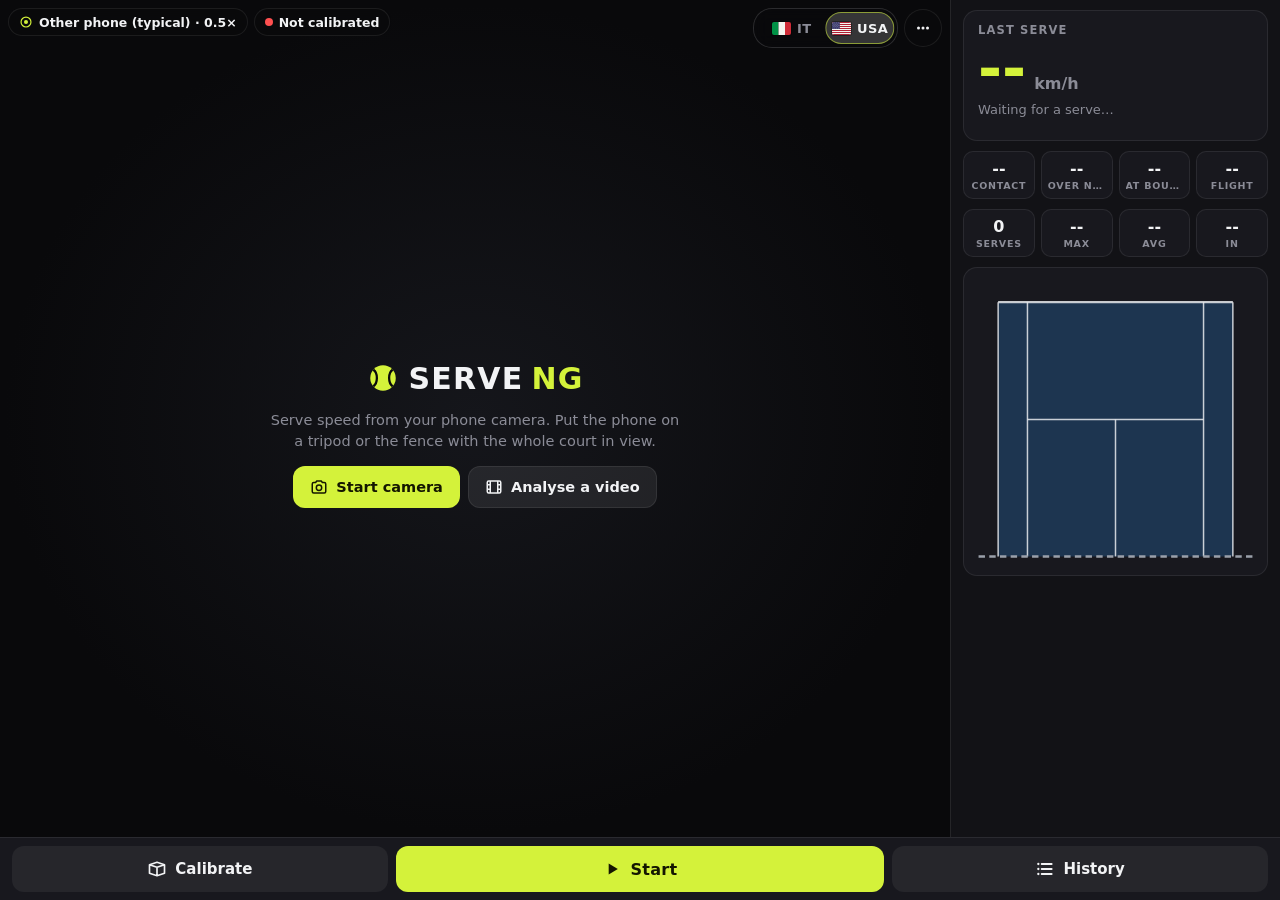
<file: index.html>
<!DOCTYPE html>
<html lang="en">
<head>
  <meta charset="utf-8">
  <meta name="viewport" content="width=device-width, initial-scale=1, maximum-scale=1, user-scalable=no, viewport-fit=cover">
  <title>SERVE-NG</title>
  <meta name="description" content="SERVE-NG — tennis serve speed from your phone camera: court calibration, ball tracking and 3D flight fitting.">
  <meta name="theme-color" content="#09090b">
  <meta name="apple-mobile-web-app-capable" content="yes">
  <meta name="mobile-web-app-capable" content="yes">
  <meta name="apple-mobile-web-app-status-bar-style" content="black-translucent">
  <meta name="apple-mobile-web-app-title" content="SERVE-NG">
  <link rel="manifest" href="manifest.webmanifest">
  <link rel="icon" href="icons/icon-192.png">
  <link rel="apple-touch-icon" href="icons/apple-touch-icon.png">
  <link rel="stylesheet" href="css/app.css">
</head>
<body>
<svg width="0" height="0" style="position:absolute" aria-hidden="true">
  <defs>
    <symbol id="i-play" viewBox="0 0 24 24"><path d="M8 5.5v13l11-6.5z" fill="currentColor"/></symbol>
    <symbol id="i-stop" viewBox="0 0 24 24"><rect x="6" y="6" width="12" height="12" rx="2" fill="currentColor"/></symbol>
    <symbol id="i-target" viewBox="0 0 24 24"><path d="M3 7l9-3 9 3-9 3zM3 7v10l9 3 9-3V7M12 10v10" fill="none" stroke="currentColor" stroke-width="2" stroke-linejoin="round"/></symbol>
    <symbol id="i-list" viewBox="0 0 24 24"><path d="M8 6h12M8 12h12M8 18h12" stroke="currentColor" stroke-width="2.2" stroke-linecap="round"/><circle cx="4" cy="6" r="1.4" fill="currentColor"/><circle cx="4" cy="12" r="1.4" fill="currentColor"/><circle cx="4" cy="18" r="1.4" fill="currentColor"/></symbol>
    <symbol id="i-menu" viewBox="0 0 24 24"><circle cx="6" cy="12" r="2" fill="currentColor"/><circle cx="12" cy="12" r="2" fill="currentColor"/><circle cx="18" cy="12" r="2" fill="currentColor"/></symbol>
    <symbol id="i-gear" viewBox="0 0 24 24"><circle cx="12" cy="12" r="3.2" fill="none" stroke="currentColor" stroke-width="2"/><path d="M12 2.5v3M12 18.5v3M2.5 12h3M18.5 12h3M5.3 5.3l2.1 2.1M16.6 16.6l2.1 2.1M5.3 18.7l2.1-2.1M16.6 7.4l2.1-2.1" stroke="currentColor" stroke-width="2" stroke-linecap="round"/></symbol>
    <symbol id="i-camera" viewBox="0 0 24 24"><path d="M3 8a2 2 0 0 1 2-2h2.5l1.5-2h6l1.5 2H19a2 2 0 0 1 2 2v10a2 2 0 0 1-2 2H5a2 2 0 0 1-2-2z" fill="none" stroke="currentColor" stroke-width="2" stroke-linejoin="round"/><circle cx="12" cy="13" r="3.6" fill="none" stroke="currentColor" stroke-width="2"/></symbol>
    <symbol id="i-film" viewBox="0 0 24 24"><rect x="3" y="4" width="18" height="16" rx="2" fill="none" stroke="currentColor" stroke-width="2"/><path d="M7 4v16M17 4v16M3 9h4M3 15h4M17 9h4M17 15h4" stroke="currentColor" stroke-width="2"/></symbol>
    <symbol id="i-info" viewBox="0 0 24 24"><circle cx="12" cy="12" r="9" fill="none" stroke="currentColor" stroke-width="2"/><path d="M12 11v6M12 7.5v.5" stroke="currentColor" stroke-width="2.4" stroke-linecap="round"/></symbol>
    <symbol id="i-check" viewBox="0 0 24 24"><path d="M5 12.5l4.5 4.5L19 7.5" fill="none" stroke="currentColor" stroke-width="2.6" stroke-linecap="round" stroke-linejoin="round"/></symbol>
    <symbol id="i-close" viewBox="0 0 24 24"><path d="M6 6l12 12M18 6L6 18" stroke="currentColor" stroke-width="2.4" stroke-linecap="round"/></symbol>
    <symbol id="i-wand" viewBox="0 0 24 24"><path d="M4 20L15 9M13 7l4 4" stroke="currentColor" stroke-width="2.2" stroke-linecap="round"/><path d="M18 2.5l.8 1.7 1.7.8-1.7.8L18 7.5l-.8-1.7-1.7-.8 1.7-.8zM8 3l.6 1.2 1.2.6-1.2.6L8 6.6l-.6-1.2-1.2-.6 1.2-.6zM20 12l.6 1.2 1.2.6-1.2.6-.6 1.2-.6-1.2-1.2-.6 1.2-.6z" fill="currentColor"/></symbol>
    <symbol id="i-magnet" viewBox="0 0 24 24"><path d="M6 3v9a6 6 0 0 0 12 0V3h-4v9a2 2 0 0 1-4 0V3z" fill="none" stroke="currentColor" stroke-width="2" stroke-linejoin="round"/><path d="M6 7h4M14 7h4" stroke="currentColor" stroke-width="2"/></symbol>
    <symbol id="i-download" viewBox="0 0 24 24"><path d="M12 4v11M7.5 10.5L12 15l4.5-4.5M5 19h14" fill="none" stroke="currentColor" stroke-width="2.2" stroke-linecap="round" stroke-linejoin="round"/></symbol>
    <symbol id="i-trash" viewBox="0 0 24 24"><path d="M4 7h16M9 7V4h6v3M6.5 7l1 13h9l1-13" fill="none" stroke="currentColor" stroke-width="2" stroke-linejoin="round"/></symbol>
    <symbol id="i-chev" viewBox="0 0 24 24"><path d="M9 5l7 7-7 7" fill="none" stroke="currentColor" stroke-width="2.4" stroke-linecap="round" stroke-linejoin="round"/></symbol>
    <symbol id="i-lens" viewBox="0 0 24 24"><circle cx="12" cy="12" r="8.5" fill="none" stroke="currentColor" stroke-width="2"/><circle cx="12" cy="12" r="3.5" fill="currentColor"/></symbol>
    <symbol id="i-flag-it" viewBox="0 0 30 20"><rect width="10" height="20" fill="#009246"/><rect x="10" width="10" height="20" fill="#f4f5f0"/><rect x="20" width="10" height="20" fill="#ce2b37"/></symbol>
    <symbol id="i-flag-us" viewBox="0 0 30 20"><rect width="30" height="20" fill="#f4f5f0"/><path d="M0 0h30v1.54H0zM0 3.08h30v1.54H0zM0 6.15h30v1.54H0zM0 9.23h30v1.54H0zM0 12.31h30v1.54H0zM0 15.38h30v1.54H0zM0 18.46h30V20H0z" fill="#b22234"/><rect width="12" height="10.77" fill="#3c3b6e"/><g fill="#f4f5f0"><circle cx="1.5" cy="1.4" r=".45"/><circle cx="4.5" cy="1.4" r=".45"/><circle cx="7.5" cy="1.4" r=".45"/><circle cx="10.5" cy="1.4" r=".45"/><circle cx="3" cy="3.4" r=".45"/><circle cx="6" cy="3.4" r=".45"/><circle cx="9" cy="3.4" r=".45"/><circle cx="1.5" cy="5.4" r=".45"/><circle cx="4.5" cy="5.4" r=".45"/><circle cx="7.5" cy="5.4" r=".45"/><circle cx="10.5" cy="5.4" r=".45"/><circle cx="3" cy="7.4" r=".45"/><circle cx="6" cy="7.4" r=".45"/><circle cx="9" cy="7.4" r=".45"/><circle cx="1.5" cy="9.4" r=".45"/><circle cx="4.5" cy="9.4" r=".45"/><circle cx="7.5" cy="9.4" r=".45"/><circle cx="10.5" cy="9.4" r=".45"/></g></symbol>
    <symbol id="i-ball" viewBox="0 0 24 24"><circle cx="12" cy="12" r="9" fill="currentColor"/><path d="M5.2 6.2c3.3 2.2 3.3 9.4 0 11.6M18.8 6.2c-3.3 2.2-3.3 9.4 0 11.6" fill="none" stroke="#09090b" stroke-width="1.6"/></symbol>
  </defs>
</svg>

<div id="app">
  <main id="stage" class="idle">
    <video id="video" playsinline muted></video>
    <canvas id="frameView" class="hidden"></canvas>
    <canvas id="overlay"></canvas>

    <div class="hud hud-tl">
      <button class="chip" id="chipLens"><svg><use href="#i-lens"/></svg><span id="lensLabel">--</span></button>
      <span class="chip mono hidden" id="chipFps">-- fps</span>
      <button class="chip" id="chipCal"><span class="dot" id="calDot"></span><span id="calLabel" data-i18n="notCalibrated">Not calibrated</span></button>
      <span class="chip chip-video hidden" id="chipMode">VIDEO</span>
    </div>
    <div class="hud hud-tr">
      <div class="lang-toggle" id="langToggle" role="radiogroup" aria-label="Lingua / Language">
        <span class="lt-knob"></span>
        <button role="radio" data-l="it" aria-label="Italiano"><svg class="flag"><use href="#i-flag-it"/></svg>IT</button>
        <button role="radio" data-l="en" aria-label="English"><svg class="flag"><use href="#i-flag-us"/></svg>USA</button>
      </div>
      <button class="icon-btn" id="btnMenu" aria-label="Menu"><svg><use href="#i-menu"/></svg></button>
    </div>

    <div id="flash" class="hidden"><span id="flashVal">--</span><small id="flashUnit">km/h</small></div>

    <div id="empty">
      <div class="logo"><svg><use href="#i-ball"/></svg><span>SERVE</span><b>NG</b></div>
      <p data-i18n="emptyText">Serve speed from your phone camera. Put the phone on a tripod or the fence with the whole court in view.</p>
      <div class="empty-actions">
        <button class="btn primary" id="btnStartCam"><svg><use href="#i-camera"/></svg><span data-i18n="startCamera">Start camera</span></button>
        <button class="btn" id="btnFile"><svg><use href="#i-film"/></svg><span data-i18n="analyzeVideo">Analyse a video</span></button>
      </div>
    </div>

    <canvas id="loupe" class="hidden" width="150" height="150"></canvas>
    <div id="busy" class="hidden"><div class="spinner"></div><span id="busyText"></span></div>
  </main>

  <aside id="panel">
    <!-- Court calibration: beside the picture (landscape) or below it (portrait), never over it -->
    <section id="calibBar" class="hidden">
      <div class="cal-title"><svg><use href="#i-target"/></svg><span data-i18n="calTitle">Court calibration</span></div>
      <div id="calibInfo" class="calib-info"></div>
      <ol class="cal-steps">
        <li data-i18n="calStep1">Do the green lines sit on the court lines? Tap Use.</li>
        <li data-i18n="calStep2">If not, drag the round points onto their line crossings (a magnifier shows under your finger). Three or four points are enough: the rest follows.</li>
        <li data-i18n="calStep3">Snap to lines then fits them precisely.</li>
      </ol>
      <div class="calib-actions">
        <button class="btn primary" id="btnCalUse"><svg><use href="#i-check"/></svg><span data-i18n="useCal">Use</span></button>
        <button class="btn" id="btnAuto"><svg><use href="#i-wand"/></svg><span data-i18n="autoDetect">Auto-detect</span></button>
        <button class="btn" id="btnSnap"><svg><use href="#i-magnet"/></svg><span data-i18n="snap">Snap to lines</span></button>
        <button class="btn" id="btnCalCancel"><svg><use href="#i-close"/></svg><span data-i18n="cancel">Cancel</span></button>
      </div>
    </section>
    <section class="speed-card">
      <div class="sc-label" id="scLabel" data-i18n="lastServe">LAST SERVE</div>
      <div class="sc-value"><span id="speedVal">--</span><span id="speedUnit">km/h</span></div>
      <div class="sc-sub" id="speedSub" data-i18n="waiting">Waiting for a serve…</div>
      <div class="sc-tags" id="speedTags"></div>
    </section>
    <section class="kv-grid">
      <div><b id="dImpact">--</b><small data-i18n="contactHeight">CONTACT</small></div>
      <div><b id="dNet">--</b><small data-i18n="netClearance">OVER NET</small></div>
      <div><b id="dBounce">--</b><small data-i18n="atBounce">AT BOUNCE</small></div>
      <div><b id="dFlight">--</b><small data-i18n="flight">FLIGHT</small></div>
    </section>
    <section class="stats-row">
      <div><b id="sCount">0</b><small data-i18n="serves">SERVES</small></div>
      <div><b id="sMax">--</b><small data-i18n="max">MAX</small></div>
      <div><b id="sAvg">--</b><small data-i18n="avg">AVG</small></div>
      <div><b id="sIn">--</b><small data-i18n="inPct">IN</small></div>
    </section>
    <section class="placement"><svg id="miniCourt"></svg></section>
    <ol id="recent"></ol>
  </aside>

  <nav id="bar">
    <button id="btnCal"><svg><use href="#i-target"/></svg><span data-i18n="calibrate">Calibrate</span></button>
    <button id="btnRun" class="run"><svg><use href="#i-play" id="runIcon"/></svg><span id="runLabel" data-i18n="start">Start</span></button>
    <button id="btnHistory"><svg><use href="#i-list"/></svg><span data-i18n="history">History</span></button>
  </nav>
</div>

<div id="menu" class="menu hidden">
  <button data-act="setup"><svg><use href="#i-lens"/></svg><span data-i18n="cameraLens">Camera &amp; lens</span></button>
  <button data-act="settings"><svg><use href="#i-gear"/></svg><span data-i18n="settings">Settings</span></button>
  <button data-act="camera"><svg><use href="#i-camera"/></svg><span data-i18n="liveCamera">Live camera</span></button>
  <button data-act="file"><svg><use href="#i-film"/></svg><span data-i18n="analyzeVideo">Analyse a video</span></button>
  <button data-act="history"><svg><use href="#i-list"/></svg><span data-i18n="history">History</span></button>
  <button data-act="about"><svg><use href="#i-info"/></svg><span data-i18n="about">About</span></button>
</div>

<!-- Camera & lens -->
<div class="sheet hidden" id="sheetSetup">
  <div class="sheet-card">
    <header><h2 data-i18n="cameraLens">Camera &amp; lens</h2><button class="icon-btn" data-close><svg><use href="#i-close"/></svg></button></header>
    <div class="sheet-body">
      <h3 data-i18n="phoneModel">PHONE MODEL</h3>
      <select id="presetSel"></select>
      <div id="customBox" class="hidden row-input"><label data-i18n="customFeq">35 mm-equivalent focal length</label><input type="number" id="customFeq" min="8" max="300" step="1"></div>
      <h3 data-i18n="lens">LENS</h3>
      <div class="seg" id="lensSeg"></div>
      <p class="hint" id="intrInfo"></p>
      <h3 data-i18n="cameraDevice">CAMERA</h3>
      <select id="deviceSel"><option value="" data-i18n="autoBack">Automatic (back camera)</option></select>
      <p class="hint" data-i18n="deviceHint">Pick the physical lens that matches the lens above. Avoid "Dual" or "Triple" cameras: they switch lenses on their own.</p>
      <h3 data-i18n="videoFormat">VIDEO</h3>
      <div class="seg" id="resSeg"><button data-v="720">720p</button><button data-v="1080">1080p</button></div>
      <div class="seg" id="fpsSeg"><button data-v="60">60 fps</button><button data-v="30">30 fps</button></div>
      <p class="hint" data-i18n="fpsHint">60 fps gives twice the ball positions per serve and much better accuracy. The court check after calibration tells you whether the lens choice is right.</p>
      <h3 data-i18n="placementTitle">WHERE TO PUT THE PHONE</h3>
      <div class="placement-guide" id="placementGuide"></div>
    </div>
  </div>
</div>

<!-- Settings -->
<div class="sheet hidden" id="sheetSettings">
  <div class="sheet-card">
    <header><h2 data-i18n="settings">Settings</h2><button class="icon-btn" data-close><svg><use href="#i-close"/></svg></button></header>
    <div class="sheet-body">
      <h3 data-i18n="display">DISPLAY</h3>
      <div class="row"><span data-i18n="units">Units</span><div class="seg small" id="unitSeg"><button data-v="metric">km/h</button><button data-v="imperial">mph</button></div></div>
      <div class="row"><span data-i18n="language">Language</span><div class="seg small" id="langSeg"><button data-v="it"><svg class="flag"><use href="#i-flag-it"/></svg> Italiano</button><button data-v="en"><svg class="flag"><use href="#i-flag-us"/></svg> English</button></div></div>
      <div class="row"><span data-i18n="measure">Measure</span><div class="seg small" id="shotsSeg"><button data-v="serves" data-i18n="servesOnly">Serves</button><button data-v="all" data-i18n="allShots">All shots</button></div></div>
      <label class="row toggle"><span data-i18n="voice">Announce speed</span><input type="checkbox" id="optVoice"><i></i></label>
      <label class="row toggle"><span data-i18n="keepAwake">Keep screen on</span><input type="checkbox" id="optAwake"><i></i></label>
      <h3 data-i18n="detection">DETECTION</h3>
      <div class="row"><span data-i18n="detRes">Detail</span><div class="seg small" id="procSeg"><button data-v="640">640</button><button data-v="960">960</button><button data-v="1280">1280</button></div></div>
      <div class="row"><span data-i18n="sensitivity">Sensitivity</span><div class="seg small" id="sensSeg"><button data-v="0.7" data-i18n="low">Low</button><button data-v="1" data-i18n="normal">Normal</button><button data-v="1.4" data-i18n="high">High</button></div></div>
      <label class="row toggle"><span data-i18n="debugOverlay">Show detections</span><input type="checkbox" id="optDebug"><i></i></label>
      <h3 data-i18n="physics">BALL &amp; AIR</h3>
      <div class="row"><span data-i18n="temperature">Temperature (°C)</span><input type="number" id="optTemp" step="1" min="-10" max="45"></div>
      <div class="row"><span data-i18n="altitude">Altitude (m)</span><input type="number" id="optAlt" step="50" min="-100" max="4000"></div>
      <div class="row"><span data-i18n="dragCoef">Drag coefficient</span><input type="number" id="optCd" step="0.01" min="0.4" max="0.8"></div>
      <p class="hint" data-i18n="physicsHint">Air density and ball drag set how much speed the ball loses in flight; the fit extrapolates back to the racket with them. New balls ≈ 0.55.</p>
      <h3 data-i18n="videoFiles">VIDEO FILES</h3>
      <div class="row"><span data-i18n="slowmo">Slow motion</span><div class="seg small" id="slowSeg"><button data-v="1">1×</button><button data-v="2">2×</button><button data-v="4">4×</button><button data-v="8">8×</button></div></div>
      <p class="hint" data-i18n="slowmoHint">For a clip exported in slow motion (e.g. 240 fps played at 30 fps: 8×). Normal clips: 1×.</p>
      <h3 data-i18n="data">DATA</h3>
      <button class="row link" id="btnResetCal"><span data-i18n="resetCal">Forget calibration</span></button>
      <button class="row link danger" id="btnClearShots"><span data-i18n="clearShots">Delete all serves</span></button>
      <h3 data-i18n="aboutH">ABOUT</h3>
      <div class="row"><span data-i18n="version">Version</span><span class="muted mono" id="verLabel"></span></div>
      <button class="row link" id="btnAbout2"><span data-i18n="howItWorks">How it works</span><svg><use href="#i-chev"/></svg></button>
    </div>
  </div>
</div>

<!-- History -->
<div class="sheet hidden" id="sheetHistory">
  <div class="sheet-card">
    <header><h2 data-i18n="history">History</h2>
      <div class="hdr-actions">
        <button class="icon-btn" id="btnExportAll" aria-label="Export"><svg><use href="#i-download"/></svg></button>
        <button class="icon-btn" data-close><svg><use href="#i-close"/></svg></button>
      </div>
    </header>
    <div class="sheet-body" id="historyList"></div>
  </div>
</div>

<div class="sheet hidden" id="sheetSession">
  <div class="sheet-card">
    <header><h2 id="sessTitle">Session</h2>
      <div class="hdr-actions">
        <button class="icon-btn" id="btnExportSess" aria-label="Export"><svg><use href="#i-download"/></svg></button>
        <button class="icon-btn" id="btnDeleteSess" aria-label="Delete"><svg><use href="#i-trash"/></svg></button>
        <button class="icon-btn" data-close><svg><use href="#i-close"/></svg></button>
      </div>
    </header>
    <div class="sheet-body">
      <div class="stats-row" id="sessStats"></div>
      <svg id="sessCourt" class="big-court"></svg>
      <table class="shots" id="sessTable"></table>
    </div>
  </div>
</div>

<div class="sheet hidden" id="sheetAbout">
  <div class="sheet-card">
    <header><h2 data-i18n="about">About</h2><button class="icon-btn" data-close><svg><use href="#i-close"/></svg></button></header>
    <div class="sheet-body about" id="aboutBody"></div>
  </div>
</div>

<div id="dialog" class="dialog hidden">
  <div class="dialog-card"><p id="dialogText"></p><div class="dialog-actions" id="dialogActions"></div></div>
</div>
<input type="file" id="fileInput" accept="video/*" class="hidden">
<div id="toast" class="hidden"></div>

<script type="module" src="js/app.js"></script>
</body>
</html>
</file>
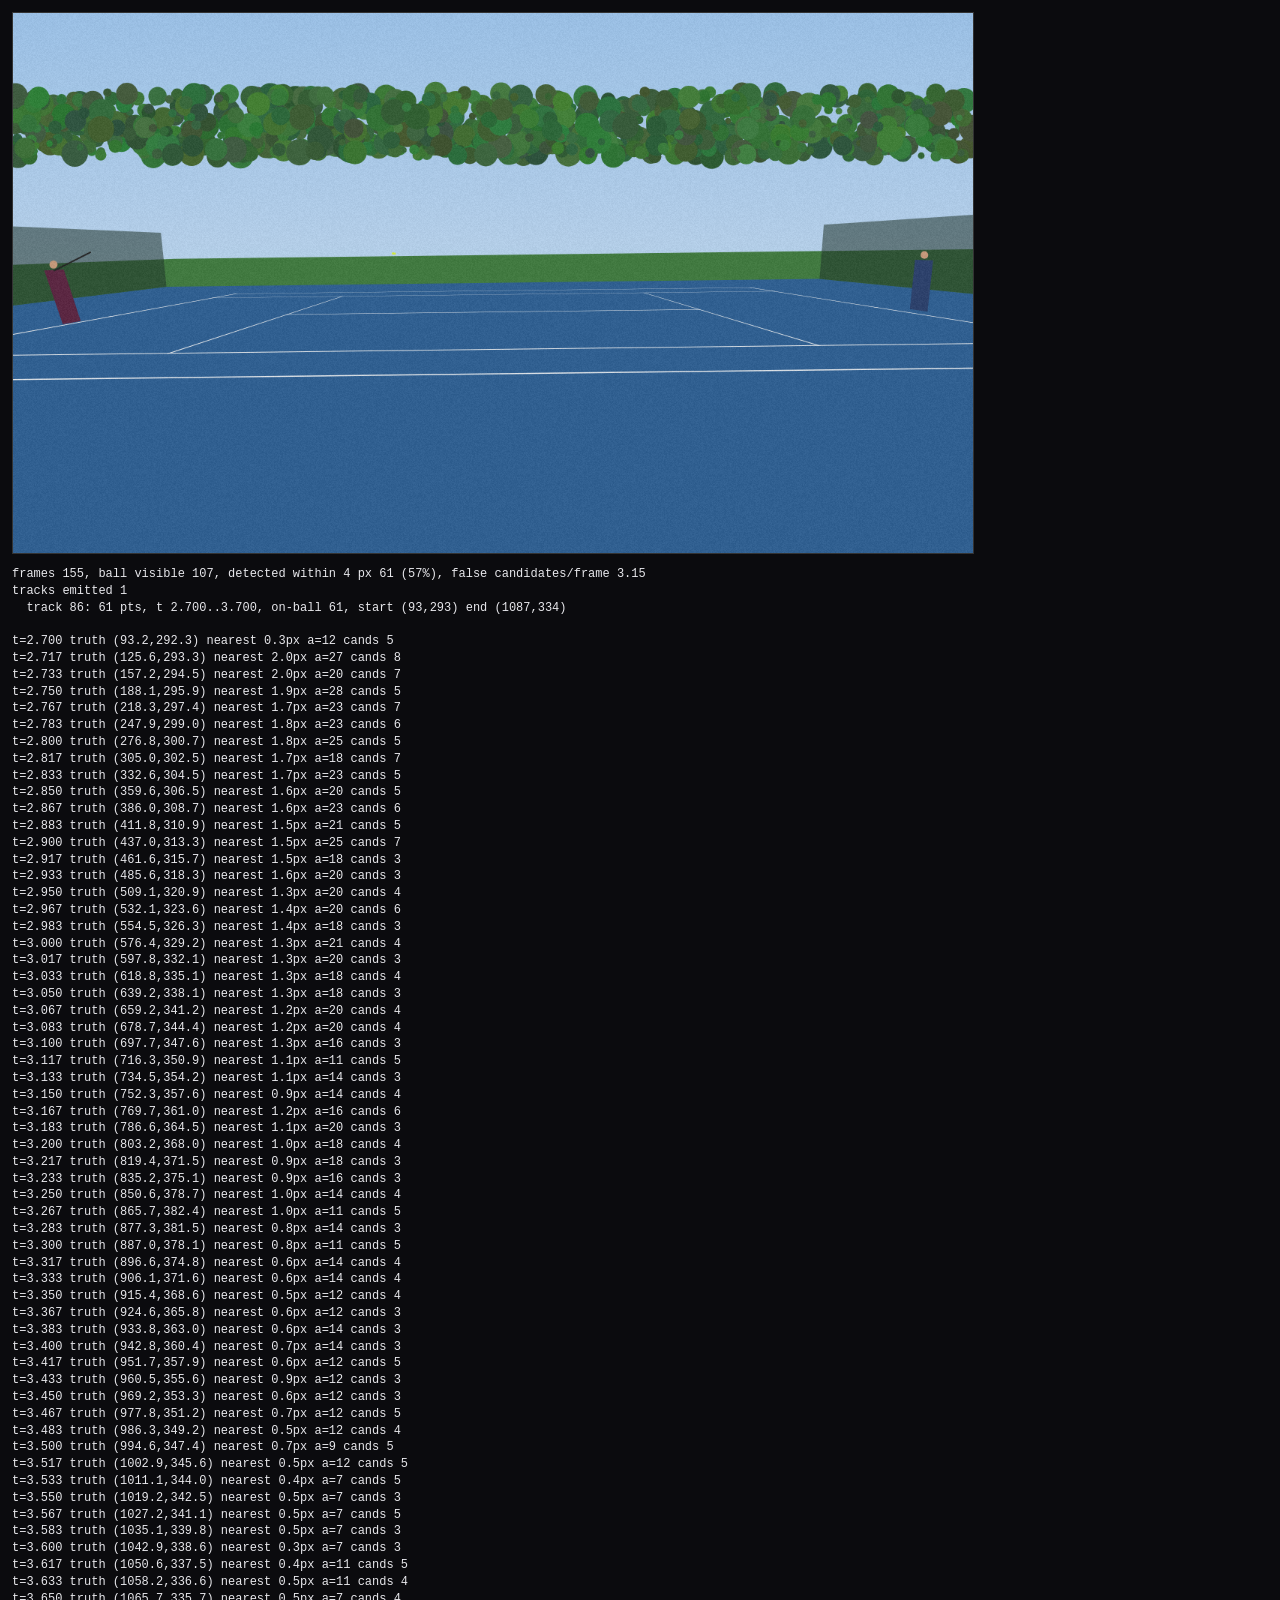
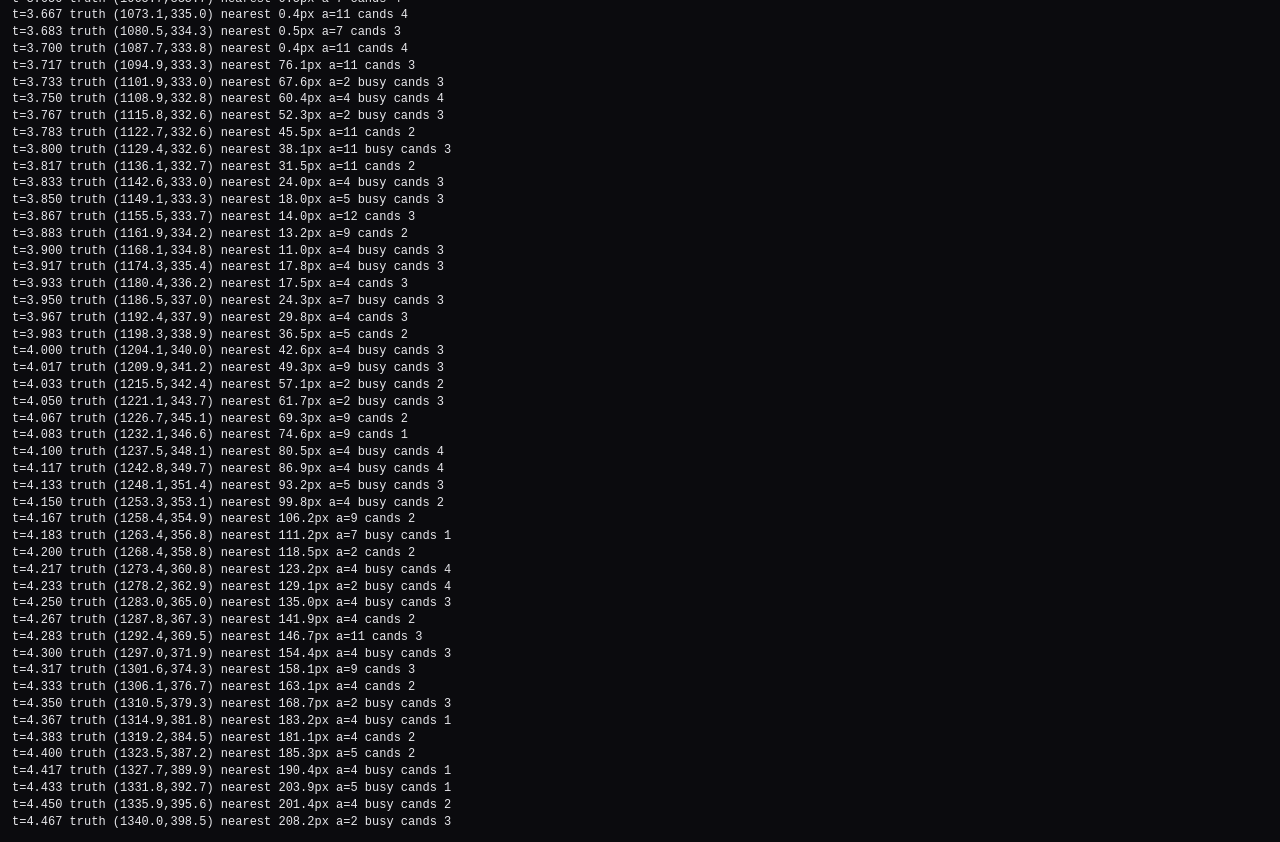
<file: tests/diag.html>
<!DOCTYPE html>
<html lang="en">
<head>
  <meta charset="utf-8">
  <title>SERVE-NG detection diagnostics</title>
  <style>body { background: #0b0b0e; color: #e8e8ec; font: 12px/1.4 ui-monospace, Consolas, monospace; margin: 12px; } canvas { max-width: 960px; display: block; border: 1px solid #333; }</style>
</head>
<body>
<canvas id="view"></canvas>
<pre id="out">running…</pre>
<script type="module" src="diag.js"></script>
</body>
</html>
</file>
<file: css/app.css>
:root {
  --bg: #09090b;
  --panel: #121216;
  --panel-2: #18181e;
  --line: rgba(255,255,255,0.08);
  --text: #f2f3f5;
  --muted: #8b8c97;
  --accent: #d4f23a;          /* optic yellow */
  --accent-ink: #141600;
  --accent-soft: rgba(212,242,58,0.14);
  --green: #39e07c;
  --red: #ff5050;
  --amber: #ffb43a;
  --blue: #49a6ff;
  --mono: ui-monospace, "SF Mono", Menlo, Consolas, "Roboto Mono", monospace;
  --sans: -apple-system, system-ui, "Segoe UI", Roboto, "Helvetica Neue", Arial, sans-serif;
  --round: ui-rounded, "SF Pro Rounded", -apple-system, system-ui, "Segoe UI", Roboto, sans-serif;
  --sat: env(safe-area-inset-top, 0px);
  --sab: env(safe-area-inset-bottom, 0px);
  --sal: env(safe-area-inset-left, 0px);
  --sar: env(safe-area-inset-right, 0px);
  --radius: 14px;
}
* { box-sizing: border-box; -webkit-tap-highlight-color: transparent; }
html, body { margin: 0; height: 100%; background: var(--bg); color: var(--text); font-family: var(--sans); overscroll-behavior: none; overflow: hidden; }
body { -webkit-user-select: none; user-select: none; touch-action: manipulation; }
button { font: inherit; color: inherit; background: none; border: 0; padding: 0; cursor: pointer; }
input, select { font: inherit; color: var(--text); }
svg { width: 1em; height: 1em; display: inline-block; vertical-align: middle; fill: none; }
.hidden { display: none !important; }
.mono { font-family: var(--mono); }
.muted { color: var(--muted); }

/* ===== Layout: stage + side panel (landscape), stacked (portrait) ===== */
#app {
  height: 100vh; height: 100dvh;
  display: grid;
  grid-template-columns: minmax(0, 1fr) clamp(240px, 27vw, 330px);
  grid-template-rows: minmax(0, 1fr) auto;
  grid-template-areas: "stage panel" "bar bar";
  padding-left: var(--sal); padding-right: var(--sar);
}
@media (orientation: portrait) {
  #app { grid-template-columns: minmax(0, 1fr); grid-template-rows: auto minmax(0, 1fr) auto; grid-template-areas: "stage" "panel" "bar"; }
  /* The chips and the language switch get their own strip above the picture, so they never hide
     a part of the court (the far corners are near the top) */
  #stage { height: min(calc(100vw * 9 / 16 + 48px + var(--sat)), 62vh); }
  #stage:not(.idle) #video, #stage:not(.idle) #frameView, #stage:not(.idle) #overlay { top: calc(48px + var(--sat)); height: calc(100% - 48px - var(--sat)); }
  /* Before a source is chosen the start screen needs room for its text and buttons */
  #stage.idle { height: auto; min-height: min(420px, 58vh); }
}
#stage { grid-area: stage; position: relative; background: #000; overflow: hidden; min-height: 0; }
#panel { grid-area: panel; overflow-y: auto; background: var(--panel); border-left: 1px solid var(--line); padding: calc(10px + var(--sat)) 12px 10px; display: flex; flex-direction: column; gap: 10px; min-height: 0; }
@media (orientation: portrait) { #panel { border-left: 0; border-top: 1px solid var(--line); padding-top: 10px; } }
#bar { grid-area: bar; display: grid; grid-template-columns: 1fr 1.3fr 1fr; gap: 8px; padding: 8px 12px calc(8px + var(--sab)); background: var(--panel-2); border-top: 1px solid var(--line); }
#bar button { display: flex; align-items: center; justify-content: center; gap: 8px; height: 46px; border-radius: 12px; background: rgba(255,255,255,0.06); font-weight: 600; font-size: 15px; }
#bar button svg { font-size: 20px; }
#bar .run { background: var(--accent); color: var(--accent-ink); font-size: 16px; letter-spacing: .02em; }
#bar .run.on { background: var(--red); color: #fff; }
#bar button:disabled { opacity: .4; }

/* ===== Stage ===== */
#video, #frameView, #overlay { position: absolute; inset: 0; width: 100%; height: 100%; }
#video, #frameView { object-fit: contain; }
#overlay { pointer-events: none; }
#stage.calibrating #overlay { pointer-events: auto; touch-action: none; }
.hud { position: absolute; display: flex; gap: 6px; align-items: center; z-index: 3; }
.hud-tl { top: calc(8px + var(--sat)); left: 8px; flex-wrap: wrap; max-width: calc(100% - 200px); }
.hud-tr { top: calc(8px + var(--sat)); right: 8px; }
@media (orientation: portrait) { .hud-tl, .hud-tr { top: calc(8px + var(--sat)); } }
.chip { display: inline-flex; align-items: center; gap: 6px; height: 28px; padding: 0 10px; max-width: 100%; min-width: 0; border-radius: 14px; background: rgba(10,10,12,0.72); backdrop-filter: blur(8px); -webkit-backdrop-filter: blur(8px); font-size: 12.5px; font-weight: 600; border: 1px solid var(--line); white-space: nowrap; }
.chip svg { font-size: 14px; color: var(--accent); flex: none; }
.chip span { overflow: hidden; text-overflow: ellipsis; min-width: 0; }
.chip .dot { width: 8px; height: 8px; border-radius: 50%; background: var(--red); }
.chip .dot.ok { background: var(--green); }
.chip .dot.warn { background: var(--amber); }
.chip-video { color: var(--accent); }
/* Language switch: two flags, a sliding highlight behind the active one */
.lang-toggle { position: relative; display: inline-flex; padding: 3px; border-radius: 19px; background: rgba(10,10,12,0.78); backdrop-filter: blur(8px); -webkit-backdrop-filter: blur(8px); border: 1px solid rgba(255,255,255,0.14); }
.lang-toggle button { position: relative; z-index: 1; flex: 1 1 0; min-width: 62px; height: 32px; display: inline-flex; align-items: center; justify-content: center; gap: 6px; padding: 0 9px; border-radius: 16px; font-size: 13px; font-weight: 800; letter-spacing: .03em; color: var(--muted); transition: color .2s; }
.lang-toggle button.on { color: var(--text); }
.lang-toggle .lt-knob { position: absolute; top: 3px; bottom: 3px; left: 3px; width: calc(50% - 3px); border-radius: 16px; background: rgba(255,255,255,0.18); box-shadow: inset 0 0 0 1px rgba(212,242,58,0.55); transition: transform .25s ease; }
.lang-toggle[data-lang="en"] .lt-knob { transform: translateX(100%); }
svg.flag { width: 1.5em; height: 1em; border-radius: 2px; box-shadow: 0 0 0 1px rgba(0,0,0,0.35); flex: none; }
.icon-btn { width: 38px; height: 38px; border-radius: 50%; display: inline-flex; align-items: center; justify-content: center; background: rgba(10,10,12,0.72); border: 1px solid var(--line); font-size: 18px; }

#flash { position: absolute; left: 50%; top: 42%; transform: translate(-50%, -50%); z-index: 4; display: flex; align-items: baseline; gap: 8px; padding: 10px 22px; border-radius: 22px; background: rgba(8,8,10,0.78); backdrop-filter: blur(10px); -webkit-backdrop-filter: blur(10px); border: 1px solid var(--accent-soft); animation: flash 2.6s ease forwards; pointer-events: none; }
#flash span { font: 800 64px/1 var(--round); color: var(--accent); font-variant-numeric: tabular-nums; }
#flash small { font-size: 18px; color: var(--muted); font-weight: 600; }
@keyframes flash { 0% { opacity: 0; transform: translate(-50%, -50%) scale(.85); } 8% { opacity: 1; transform: translate(-50%, -50%) scale(1); } 75% { opacity: 1; } 100% { opacity: 0; } }

#empty { position: absolute; inset: 0; z-index: 2; display: flex; flex-direction: column; align-items: center; justify-content: center; gap: 14px; padding: calc(52px + var(--sat)) 20px 20px; text-align: center; background: radial-gradient(ellipse at center, #15161b 0%, #09090b 70%); }
#empty p { max-width: 420px; color: var(--muted); margin: 0; line-height: 1.45; font-size: 14.5px; }
.logo { display: flex; align-items: center; gap: 8px; font: 800 30px var(--round); letter-spacing: .04em; }
.logo svg { font-size: 34px; color: var(--accent); }
.logo b { color: var(--accent); }
.empty-actions { display: flex; flex-wrap: wrap; gap: 8px; justify-content: center; }
.btn { display: inline-flex; align-items: center; gap: 8px; height: 42px; padding: 0 16px; border-radius: 12px; background: rgba(255,255,255,0.08); border: 1px solid var(--line); font-weight: 600; font-size: 14.5px; }
.btn svg { font-size: 18px; }
.btn.primary { background: var(--accent); color: var(--accent-ink); border-color: transparent; }
.btn:disabled { opacity: .45; }

/* Calibration takes over the panel; the picture stays fully visible for dragging the points */
#app.calibrating #panel > :not(#calibBar), #app.calibrating #bar, #app.calibrating .hud-tl { display: none !important; }
#calibBar { display: flex; flex-direction: column; gap: 10px; }
.cal-title { display: flex; align-items: center; gap: 8px; font-weight: 700; font-size: 15px; }
.cal-title svg { color: var(--accent); font-size: 18px; }
.calib-info { font-size: 13.5px; line-height: 1.45; color: #e4e5ea; padding: 10px; border-radius: 12px; background: rgba(255,255,255,0.05); border: 1px solid var(--line); }
.calib-info:empty { display: none; }
.calib-info > div + div { margin-top: 4px; }
.calib-info .warn { color: var(--amber); }
.calib-info .good { color: var(--green); }
.calib-info .muted { color: var(--muted); }
.cal-steps { margin: 0; padding-left: 20px; font-size: 13px; line-height: 1.45; color: var(--muted); display: flex; flex-direction: column; gap: 4px; }
.calib-actions { display: grid; grid-template-columns: 1fr 1fr; gap: 6px; margin-top: auto; }
.calib-actions .btn { height: 42px; padding: 0 10px; font-size: 14px; justify-content: center; }
.calib-actions .btn.primary { grid-column: 1 / -1; height: 48px; font-size: 16px; }
#loupe { position: absolute; z-index: 5; width: 150px; height: 150px; border-radius: 50%; border: 2px solid var(--accent); box-shadow: 0 6px 24px rgba(0,0,0,.6); pointer-events: none; }
#busy { position: absolute; inset: 0; z-index: 6; display: flex; align-items: center; justify-content: center; gap: 12px; background: rgba(0,0,0,0.45); font-weight: 600; }
.spinner { width: 26px; height: 26px; border-radius: 50%; border: 3px solid rgba(255,255,255,0.2); border-top-color: var(--accent); animation: spin .8s linear infinite; }
@keyframes spin { to { transform: rotate(360deg); } }

/* ===== Panel ===== */
.speed-card { background: var(--panel-2); border: 1px solid var(--line); border-radius: var(--radius); padding: 12px 14px; }
.sc-label { font-size: 11.5px; font-weight: 700; letter-spacing: .1em; color: var(--muted); }
.sc-value { display: flex; align-items: baseline; gap: 8px; margin-top: 2px; }
.sc-value span:first-child { font: 800 58px/1.05 var(--round); color: var(--accent); font-variant-numeric: tabular-nums; }
.sc-value span:last-child { font-size: 16px; color: var(--muted); font-weight: 600; }
.sc-sub { font-size: 13px; color: var(--muted); margin-top: 2px; min-height: 18px; }
.sc-tags { display: flex; gap: 6px; flex-wrap: wrap; margin-top: 8px; }
.tag { font-size: 11.5px; font-weight: 700; letter-spacing: .05em; padding: 3px 8px; border-radius: 8px; background: rgba(255,255,255,0.07); }
.tag.in { background: rgba(57,224,124,0.16); color: var(--green); }
.tag.out { background: rgba(255,80,80,0.16); color: var(--red); }
.tag.close { background: rgba(255,180,58,0.16); color: var(--amber); }
.q-good { color: var(--green); } .q-ok { color: var(--amber); } .q-poor { color: var(--red); }
.kv-grid, .stats-row { display: grid; grid-template-columns: repeat(4, 1fr); gap: 6px; }
.kv-grid > div, .stats-row > div { background: var(--panel-2); border: 1px solid var(--line); border-radius: 10px; padding: 7px 6px; text-align: center; min-width: 0; }
.kv-grid b, .stats-row b { display: block; font: 700 16px var(--round); font-variant-numeric: tabular-nums; white-space: nowrap; overflow: hidden; text-overflow: ellipsis; }
.kv-grid small, .stats-row small { display: block; font-size: 9.5px; font-weight: 700; letter-spacing: .08em; color: var(--muted); margin-top: 2px; white-space: nowrap; overflow: hidden; text-overflow: ellipsis; }
.placement { background: var(--panel-2); border: 1px solid var(--line); border-radius: var(--radius); padding: 6px; }
#miniCourt { width: 100%; height: auto; display: block; }
#recent { list-style: none; margin: 0; padding: 0; display: flex; flex-direction: column; gap: 4px; }
#recent li { display: grid; grid-template-columns: auto 1fr auto auto; gap: 8px; align-items: center; padding: 6px 10px; border-radius: 10px; background: rgba(255,255,255,0.03); font-size: 13px; }
#recent li b { font: 700 15px var(--round); font-variant-numeric: tabular-nums; }
#recent li .muted { font-size: 12px; }

/* ===== Menu, sheets, dialogs ===== */
.menu { position: fixed; z-index: 20; top: calc(52px + var(--sat)); right: calc(10px + var(--sar)); min-width: 220px; padding: 6px; border-radius: 14px; background: #1b1b21; border: 1px solid var(--line); box-shadow: 0 12px 40px rgba(0,0,0,.6); display: flex; flex-direction: column; }
.menu button { display: flex; align-items: center; gap: 12px; padding: 11px 12px; border-radius: 10px; text-align: left; font-size: 15px; }
.menu button svg { font-size: 18px; color: var(--accent); }
.menu button:active { background: rgba(255,255,255,0.06); }
.sheet { position: fixed; inset: 0; z-index: 30; background: rgba(0,0,0,0.55); display: flex; align-items: flex-end; justify-content: center; }
.sheet-card { width: min(640px, 100%); min-width: 0; max-width: 100vw; max-height: 92dvh; background: var(--panel); border-radius: 18px 18px 0 0; border: 1px solid var(--line); display: flex; flex-direction: column; padding-bottom: var(--sab); }
@media (orientation: landscape) and (min-width: 700px) { .sheet { align-items: center; } .sheet-card { border-radius: 18px; max-height: 92dvh; } }
.sheet-card header { display: flex; align-items: center; justify-content: space-between; padding: 12px 14px; border-bottom: 1px solid var(--line); }
.sheet-card h2 { margin: 0; font-size: 18px; }
.hdr-actions { display: flex; gap: 6px; }
.sheet-body { overflow-y: auto; overflow-x: hidden; min-width: 0; padding: 4px 16px 18px; -webkit-user-select: text; user-select: text; }
.sheet-body h3 { font-size: 11.5px; letter-spacing: .1em; color: var(--muted); margin: 18px 0 8px; }
.sheet-body select, .sheet-body input[type=number] { width: 100%; max-width: 100%; min-width: 0; height: 42px; border-radius: 10px; background: var(--panel-2); border: 1px solid var(--line); padding: 0 10px; }
.row input[type=number] { width: 110px; text-align: right; }
.row-input { margin-top: 8px; display: flex; flex-direction: column; gap: 6px; font-size: 14px; }
.hint { font-size: 12.5px; color: var(--muted); line-height: 1.45; margin: 8px 0 0; }
.seg { display: flex; background: var(--panel-2); border: 1px solid var(--line); border-radius: 10px; padding: 3px; gap: 3px; margin-top: 6px; }
.seg button { flex: 1 1 0; min-width: 0; height: 34px; border-radius: 8px; font-size: 13.5px; font-weight: 600; color: var(--muted); white-space: nowrap; overflow: hidden; text-overflow: ellipsis; padding: 0 6px; }
.seg button.on { background: var(--accent); color: var(--accent-ink); }
.seg.small { margin-top: 0; }
.seg.small button { height: 30px; font-size: 12.5px; }
.row { display: flex; align-items: center; justify-content: space-between; gap: 12px; min-height: 46px; border-bottom: 1px solid var(--line); font-size: 15px; width: 100%; text-align: left; }
.row.link { color: var(--accent); }
.row.danger { color: var(--red); }
.toggle input { display: none; }
.toggle i { width: 46px; height: 28px; border-radius: 14px; background: #33343c; position: relative; flex: none; transition: background .2s; }
.toggle i::after { content: ''; position: absolute; top: 3px; left: 3px; width: 22px; height: 22px; border-radius: 50%; background: #fff; transition: transform .2s; }
.toggle input:checked + i { background: var(--accent); }
.toggle input:checked + i::after { transform: translateX(18px); }
.placement-guide svg { display: block; width: 100%; height: auto; max-height: 260px; margin: 0 auto 6px; }
.placement-guide ul { margin: 0; padding-left: 18px; font-size: 13px; line-height: 1.5; color: #d0d1d6; }
.about p { font-size: 14px; line-height: 1.55; color: #d6d7dc; }
.about h3 { font-size: 13px; color: var(--accent); letter-spacing: .04em; }

.sess-item { display: grid; grid-template-columns: 1fr auto; gap: 4px 12px; padding: 12px 4px; border-bottom: 1px solid var(--line); width: 100%; text-align: left; }
.sess-item .when { font-weight: 600; }
.sess-item .meta { font-size: 13px; color: var(--muted); }
.sess-item .big { grid-row: span 2; align-self: center; font: 800 22px var(--round); color: var(--accent); }
.big-court { width: 100%; height: auto; margin: 10px 0; background: var(--panel-2); border-radius: 12px; }
table.shots { width: 100%; border-collapse: collapse; font-size: 13.5px; }
table.shots th { text-align: left; font-size: 11px; letter-spacing: .08em; color: var(--muted); font-weight: 700; padding: 6px 4px; border-bottom: 1px solid var(--line); }
table.shots td { padding: 7px 4px; border-bottom: 1px solid var(--line); font-variant-numeric: tabular-nums; }

.dialog { position: fixed; inset: 0; z-index: 40; background: rgba(0,0,0,0.6); display: flex; align-items: center; justify-content: center; padding: 20px; }
.dialog-card { width: min(380px, 100%); background: #1b1b21; border-radius: 16px; padding: 18px; border: 1px solid var(--line); }
.dialog-card p { margin: 0 0 14px; line-height: 1.45; }
.dialog-actions { display: flex; justify-content: flex-end; gap: 8px; }
#toast { position: fixed; left: 50%; bottom: calc(80px + var(--sab)); transform: translateX(-50%); z-index: 50; max-width: min(520px, 90vw); padding: 10px 16px; border-radius: 12px; background: #24252c; border: 1px solid var(--line); font-size: 14px; line-height: 1.4; box-shadow: 0 8px 30px rgba(0,0,0,.5); text-align: center; }
</file>
